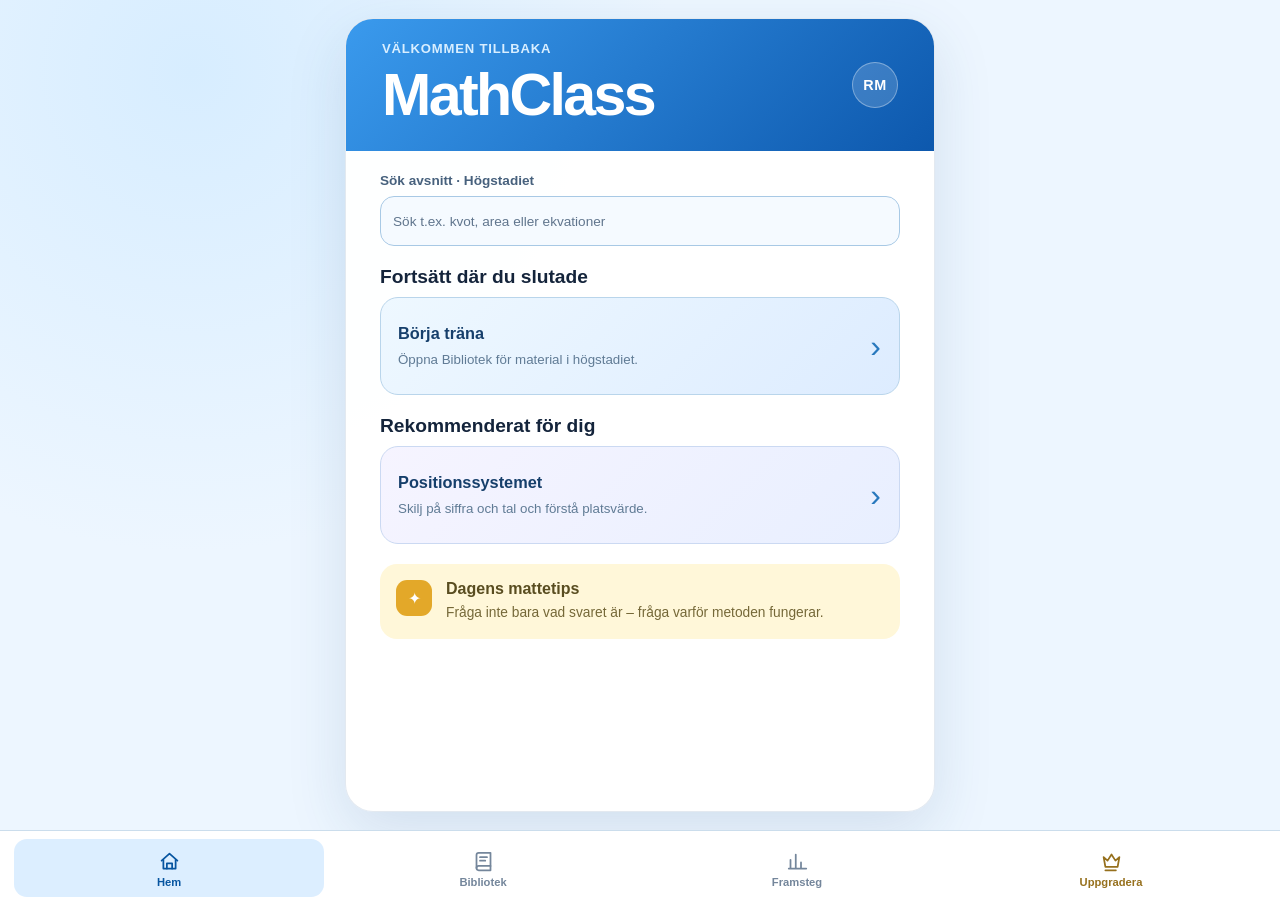
<file: index.html>
<!doctype html>
<html lang="sv">
  <head>
    <meta charset="UTF-8" />
    <meta name="viewport" content="width=device-width, initial-scale=1.0, viewport-fit=cover" />
    <meta name="theme-color" content="#176fc6" />
    <meta name="apple-mobile-web-app-capable" content="yes" />
    <meta name="apple-mobile-web-app-status-bar-style" content="default" />
    <meta name="apple-mobile-web-app-title" content="MathClass" />
    <meta name="description" content="Träna matematik på flera olika sätt." />
    <title>MathClass</title>
    <link rel="manifest" href="manifest.webmanifest" />
    <link rel="icon" href="assets/icon.svg" type="image/svg+xml" />
    <link rel="apple-touch-icon" href="assets/apple-touch-icon.png" />
    <link rel="stylesheet" href="css/style.css" />
    <script src="js/graphics.js" defer></script>
    <script src="js/app.js" defer></script>
  </head>
  <body>
    <div class="splash-screen" id="splash-screen" aria-hidden="true">
      <div class="splash-content">
        <img src="assets/icon.svg" alt="" />
        <p>MathClass</p>
        <span>Lär dig matematik steg för steg</span>
      </div>
    </div>

    <main class="app-shell">
      <section class="screen is-active" id="home-screen" aria-labelledby="home-heading">
        <div class="page-card home-card">
          <header class="home-banner">
            <div>
              <p>Välkommen tillbaka</p>
              <h1 id="home-heading" tabindex="-1">MathClass</h1>
            </div>
            <button class="profile-button" id="open-profile" type="button" aria-label="Öppna profil och inställningar">RM</button>
          </header>

          <div class="home-content">
            <form class="section-search" id="home-search-form" role="search" aria-labelledby="home-search-label">
              <label id="home-search-label" for="home-search">Sök avsnitt</label>
              <div class="search-field"><input id="home-search" type="search" placeholder="Sök t.ex. kvot, area eller ekvationer" autocomplete="off" aria-controls="home-search-results" /><button id="home-search-clear" type="button" aria-label="Rensa sökning" hidden>×</button></div>
              <p class="search-status" id="home-search-status" role="status" hidden></p>
              <div class="search-results" id="home-search-results" hidden></div>
            </form>
            <section class="home-section"><div class="section-heading"><h2>Fortsätt där du slutade</h2></div><button class="featured-card continue-card" id="continue-button" type="button"></button></section>
            <section class="home-section"><div class="section-heading"><h2>Rekommenderat för dig</h2></div><button class="featured-card recommendation-card" id="recommendation-button" type="button"></button></section>
            <aside class="wisdom-card"><span aria-hidden="true">✦</span><div><strong>Dagens mattetips</strong><p id="math-wisdom"></p></div></aside>
          </div>
        </div>
      </section>

      <section class="screen" id="subcategories-screen" aria-labelledby="subcategories-heading" hidden>
        <div class="page-card inner-card">
          <button class="back-button" id="back-from-subcategories" type="button" aria-label="Tillbaka till Bibliotek">←</button>
          <p class="eyebrow" id="subcategories-eyebrow"></p>
          <h1 id="subcategories-heading" tabindex="-1"></h1>
          <p class="page-introduction" id="subcategories-introduction"></p>
          <div class="topic-list" id="subcategory-list"></div>
        </div>
      </section>

      <section class="screen" id="topics-screen" aria-labelledby="topics-heading" hidden>
        <div class="page-card inner-card">
          <button class="back-button" id="back-from-topics" type="button" aria-label="Tillbaka till hemskärmen">←</button>
          <p class="eyebrow" id="topics-eyebrow"></p>
          <h1 id="topics-heading" tabindex="-1"></h1>
          <p class="page-introduction" id="topics-introduction"></p>
          <div class="topic-list" id="topic-list"></div>
          <div class="empty-state" id="topics-empty" hidden>
            <strong>Materialet är på väg</strong>
            <p>Vi bygger innehåll för den här nivån steg för steg.</p>
          </div>
        </div>
      </section>

      <section class="screen" id="mode-screen" aria-labelledby="mode-heading" hidden>
        <div class="page-card inner-card mode-card">
          <button class="back-button" id="back-from-modes" type="button" aria-label="Tillbaka till momenten">←</button>
          <p class="eyebrow" id="mode-eyebrow"></p>
          <h1 id="mode-heading" tabindex="-1">Välj träningsläge</h1>
          <p class="page-introduction" id="mode-introduction"></p>
          <div class="mode-grid" id="mode-grid"></div>
        </div>
      </section>

      <section class="screen practice-screen" id="quiz-screen" aria-labelledby="question-heading" hidden>
        <div class="page-card quiz-card">
          <button class="back-button" id="back-from-quiz" type="button" aria-label="Tillbaka till träningslägen">←</button>
          <p class="eyebrow" id="mode-label"></p>
          <p class="progress" id="question-progress"></p>
          <h1 id="question-heading" tabindex="-1"></h1>
          <div class="example" id="question-example"></div>
          <p class="instruction" id="answer-instruction"></p>
          <div class="answers" id="answers" role="group" aria-labelledby="answer-instruction"></div>

          <div class="feedback" id="feedback" aria-live="polite" hidden>
            <h2 id="feedback-heading"></h2>
            <p id="feedback-message"></p>
            <button class="primary-button" id="explanation-button" type="button" hidden>Visa förklaring</button>
            <button class="success-button" id="next-question-button" type="button" hidden>Nästa uppgift</button>
          </div>

          <div class="explanation" id="explanation" hidden>
            <h2>Så kan du tänka</h2>
            <p id="explanation-message"></p>
          </div>
          <p class="swipe-hint">Svep upp eller ned för nästa uppgift</p>
        </div>
      </section>

      <section class="screen practice-screen" id="walkthrough-screen" aria-labelledby="walkthrough-heading" hidden>
        <div class="page-card quiz-card walkthrough-card">
          <button class="back-button" id="back-from-walkthrough" type="button" aria-label="Tillbaka till träningslägen">←</button>
          <p class="eyebrow">Genomgång</p>
          <p class="progress" id="walkthrough-progress"></p>
          <h1 id="walkthrough-heading" tabindex="-1"></h1>
          <div class="example" id="walkthrough-example"></div>
          <p class="walkthrough-text" id="walkthrough-text"></p>
          <div class="explanation" id="extra-explanation" aria-live="polite" hidden></div>
          <div class="walkthrough-actions">
            <button class="secondary-button" id="previous-step" type="button">Föregående</button>
            <button class="primary-button" id="more-explanation" type="button">Förklara mer</button>
            <button class="success-button" id="next-step" type="button">Nästa</button>
          </div>
        </div>
      </section>

      <section class="screen practice-screen" id="animation-screen" aria-labelledby="animation-heading" hidden>
        <div class="page-card quiz-card animation-card">
          <button class="back-button" id="back-from-animation" type="button" aria-label="Tillbaka till träningslägen">←</button>
          <p class="eyebrow">Animera</p>
          <h1 id="animation-heading" tabindex="-1"></h1>
          <div id="animation-stage" aria-live="polite" aria-atomic="true">
            <p class="progress" id="animation-progress"></p>
            <div class="animation-expression" id="animation-expression" aria-hidden="true"></div>
            <p class="sr-only" id="animation-spoken"></p>
            <p class="walkthrough-text" id="animation-text"></p>
          </div>
          <div class="animation-actions">
            <button class="secondary-button" id="animation-previous" type="button">Föregående</button>
            <button class="primary-button" id="animation-replay" type="button" hidden>Börja om</button>
            <button class="success-button" id="animation-next" type="button">Nästa</button>
          </div>
          <p class="swipe-hint" id="animation-swipe-hint">Svep upp eller ned för att byta övning</p>
          <p class="sr-only">Med tangentbord: pil ned för nästa övning, pil upp för föregående.</p>
        </div>
      </section>

      <section class="screen" id="progress-screen" aria-labelledby="progress-heading" hidden>
        <div class="page-card dashboard-card">
          <header class="small-banner">
            <p>Din utveckling</p>
            <h1 id="progress-heading" tabindex="-1">Framsteg</h1>
          </header>
          <p class="dashboard-level" id="progress-level"></p>
          <div class="stats-grid">
            <article><strong id="attempt-count">0</strong><span>Svar</span></article>
            <article><strong id="correct-count">0</strong><span>Rätt</span></article>
            <article><strong id="accuracy-count">0 %</strong><span>Träffsäkerhet</span></article>
          </div>
          <section class="progress-panel">
            <h2>Senaste träningen</h2>
            <p id="latest-progress">När du börjar träna visas dina resultat här.</p>
          </section>
        </div>
      </section>

      <section class="screen" id="library-screen" aria-labelledby="library-heading" hidden>
        <div class="page-card dashboard-card">
          <header class="small-banner library-banner">
            <p>Utforska innehållet</p>
            <h1 id="library-heading" tabindex="-1">Bibliotek</h1>
          </header>
          <div class="level-picker library-level-picker"><label for="level-select">Välj nivå</label><select id="level-select"><option value="high">Högstadiet</option><option value="middle">Mellanstadiet</option></select></div>
          <form class="section-search" id="library-search-form" role="search" aria-labelledby="library-search-label">
              <label id="library-search-label" for="library-search">Sök avsnitt</label>
              <div class="search-field"><input id="library-search" type="search" placeholder="Sök t.ex. kvot, area eller ekvationer" autocomplete="off" aria-controls="library-search-results" /><button id="library-search-clear" type="button" aria-label="Rensa sökning" hidden>×</button></div>
              <p class="search-status" id="library-search-status" role="status" hidden></p>
              <div class="search-results" id="library-search-results" hidden></div>
            </form>
          <div class="section-heading library-heading"><h2>Matematikområden</h2><p id="library-level"></p></div>
          <div class="category-grid library-category-grid" id="library-categories"></div>
        </div>
      </section>

      <section class="screen" id="upgrade-screen" aria-labelledby="upgrade-heading" hidden>
        <div class="page-card dashboard-card">
          <header class="small-banner upgrade-banner">
            <p>MathClass Pro</p>
            <h1 id="upgrade-heading" tabindex="-1">Uppgradera</h1>
          </header>
          <section class="progress-panel pro-panel">
            <h2>Mer träning, fler möjligheter</h2>
            <p>Här kommer du senare att kunna läsa om Pro-versionen och genomföra ett köp.</p>
          </section>
          <ul class="pro-list">
            <li>Fler moment och träningslägen</li>
            <li>Fördjupad statistik över dina framsteg</li>
            <li>Personliga rekommendationer</li>
          </ul>
          <button class="primary-button" type="button" disabled>Kommer snart</button>
        </div>
      </section>

      <section class="screen" id="settings-screen" aria-labelledby="settings-heading" hidden>
        <div class="page-card inner-card">
          <button class="back-button" id="back-from-settings" type="button" aria-label="Tillbaka">←</button>
          <p class="eyebrow">MathClass</p>
          <h1 id="settings-heading" tabindex="-1">Profil &amp; inställningar</h1>
          <div class="profile-summary"><span>RM</span><div><strong>Rikard Månsson</strong><small>Profilnamn och initialer kan anpassas senare.</small></div></div>
          <div class="settings-row"><span>Version</span><strong>0.18.0 · Tre former</strong></div>
          <button class="list-button" id="open-updates" type="button"><span><strong>Uppdateringar</strong><small>Se vad som har lagts till</small></span><b>›</b></button>
        </div>
      </section>

      <section class="screen" id="updates-screen" aria-labelledby="updates-heading" hidden>
        <div class="page-card inner-card updates-card">
          <button class="back-button" id="back-from-updates" type="button" aria-label="Tillbaka till inställningar">←</button>
          <p class="eyebrow">MathClass</p>
          <h1 id="updates-heading" tabindex="-1">Uppdateringar</h1>
          <article class="release-note"><h2>Version 0.18.0 · Tre former</h2><p>Bråk, decimal och procent: 14 frågor, tre genomgångssteg och två animationer om samma andel i olika former. Ritade bråk visar sambanden, och exakta värden skiljs från avrundningar.</p></article>
          <article class="release-note"><h2>Version 0.17.0 · Del av det hela</h2><p>Bråk av en mängd: 14 frågor, tre genomgångssteg och två animationer. Träna skillnaden mellan andelen, delen och det hela med ritade bråkstaplar och konkreta exempel.</p></article>
          <article class="release-note"><h2>Version 0.16.0 · Bråk i steg</h2><p>Bråk med gemensam nämnare: 14 frågor, tre genomgångssteg och två animationer om förlängning, förkortning och addition. Två grafiska frågor visar samma andel med olika indelning.</p></article>
          <article class="release-note"><h2>Version 0.15.0 · Linjer och samband</h2><p>Proportionella samband och Räta linjens språk: 32 frågor, sex genomgångssteg och fyra animationer. Åtta grafiska frågor tränar origo, lutning, startvärde och parallella linjer med ritade grafer.</p></article>
          <article class="release-note"><h2>Version 0.14.0 · Rum och volym</h2><p>Två nya moment om rätblock, volym, liter och kubikenheter. 24 frågor, sex genomgångssteg och fyra animationer visar bland annat hur basyta och höjd ger volym. Nu finns material i alla 25 underkategorier på högstadiet.</p></article>
          <article class="release-note"><h2>Version 0.13.0 · Svep vidare</h2><p>Svep upp eller ned för att byta övning i Animera. Rullgardinen är borttagen och Nästa visar fortfarande nästa steg. Två nya moment om prefix och kombinatorik ger 24 frågor, sex genomgångssteg och fyra animationer.</p></article>
          <article class="release-note"><h2>Version 0.12.0 · Steg för steg</h2><p>Nya läget Animera låter dig bygga uttryck och följa förklaringar med Nästa. Sju animationer om räknesätt, ekvationer, prioritering och rabatt. Två nya moment med 24 frågor: Prioriteringsregler och Procentuell förändring.</p></article>
          <article class="release-note"><h2>Version 0.11.0 · Ord och exempel</h2><p>32 nya frågor om potenser, kvadratrötter, längdenheter, area och diagram. Räknesättens språk och räknemetoder visar nu konkreta talexempel. Grafisk finns även för area och diagram.</p></article>
          <article class="release-note"><h2>Version 0.10.0 · Se matematiken</h2><p>Nya läget Grafisk med 20 uppgifter i fem moment. Appen ritar bråk, vinklar, tallinjer, koordinater och trianglar. Två nya moment om koordinater och Pythagoras ger ytterligare 24 frågor. Några regler och genomgångar har också fått visuellt stöd.</p></article>
          <article class="release-note"><h2>Version 0.9.0 · Fler samband</h2><p>Fyra nya språkliga moment med 48 frågor och 12 genomgångssteg om negativa tal, skala och symmetri, återläggning samt variabler och uttryck.</p></article>
          <article class="release-note"><h2>Version 0.8.0 · Ord och förståelse</h2><p>Sex nya språkliga moment med 72 frågor och 18 genomgångssteg: positionssystemet, avrundning, vinklar, bråk, diagram och problemlösning. Allt finns i Bibliotek och går att hitta via sökningen.</p></article>
          <article class="release-note"><h2>Version 0.7.0 · Hitta rätt</h2><p>Nya underkategorier i alla matematikområden och sökning på Hem och i Bibliotek. Hitta avsnitt via namn och begrepp, och se vilket material som kommer senare.</p></article>
          <article class="release-note"><h2>Version 0.6.0 · Matematikens språk</h2><p>En första provdel med två språkliga moment inom Tal: Räknesättens språk och Förstå räknemetoder. 26 frågor och nio genomgångssteg med fokus på ord, regler och metodförståelse.</p></article>
          <article class="release-note"><h2>Version 0.5.0 · Blå Krona</h2><p>Ny balanserad appikon med större M samt nederkantmenyn Aktiv ruta med fyra tydliga ikoner och krona för Uppgradera.</p></article>
          <article class="release-note"><h2>Version 0.4.0 · Blå Horisont</h2><p>Personlig hemskärm, nivåtaggar, sidindelade svep och ett nytt bibliotek.</p></article>
          <article class="release-note"><h2>Version 0.3.0</h2><p>Nivåval, material för alla högstadieområden, nederkantmeny, Framsteg och Bibliotek.</p></article>
          <article class="release-note"><h2>Version 0.2.0</h2><p>Flera träningslägen och stegvisa genomgångar.</p></article>
          <article class="release-note"><h2>Version 0.1.0</h2><p>Första versionen med regelträning inom Tal.</p></article>
        </div>
      </section>
    </main>

    <nav class="bottom-nav" aria-label="Huvudmeny">
      <button class="nav-button is-active" type="button" data-nav="home"><span class="nav-icon" aria-hidden="true"><svg viewBox="0 0 24 24"><path d="m3 11 9-8 9 8"/><path d="M5 10v10h14V10"/><path d="M9 20v-6h6v6"/></svg></span><small>Hem</small></button>
      <button class="nav-button" type="button" data-nav="library"><span class="nav-icon" aria-hidden="true"><svg viewBox="0 0 24 24"><path d="M4 19.5A2.5 2.5 0 0 1 6.5 17H20"/><path d="M6.5 2H20v20H6.5A2.5 2.5 0 0 1 4 19.5v-15A2.5 2.5 0 0 1 6.5 2Z"/><path d="M8 7h8M8 11h6"/></svg></span><small>Bibliotek</small></button>
      <button class="nav-button" type="button" data-nav="progress"><span class="nav-icon" aria-hidden="true"><svg viewBox="0 0 24 24"><path d="M4 20V10M10 20V4M16 20v-7M22 20H2"/></svg></span><small>Framsteg</small></button>
      <button class="nav-button upgrade-nav-button" type="button" data-nav="upgrade"><span class="nav-icon" aria-hidden="true"><svg viewBox="0 0 24 24"><path d="m3 7 4.5 4L12 4l4.5 7L21 7l-2 11H5L3 7Z"/><path d="M5 22h12"/></svg></span><small>Uppgradera</small></button>
    </nav>
  </body>
</html>
</file>
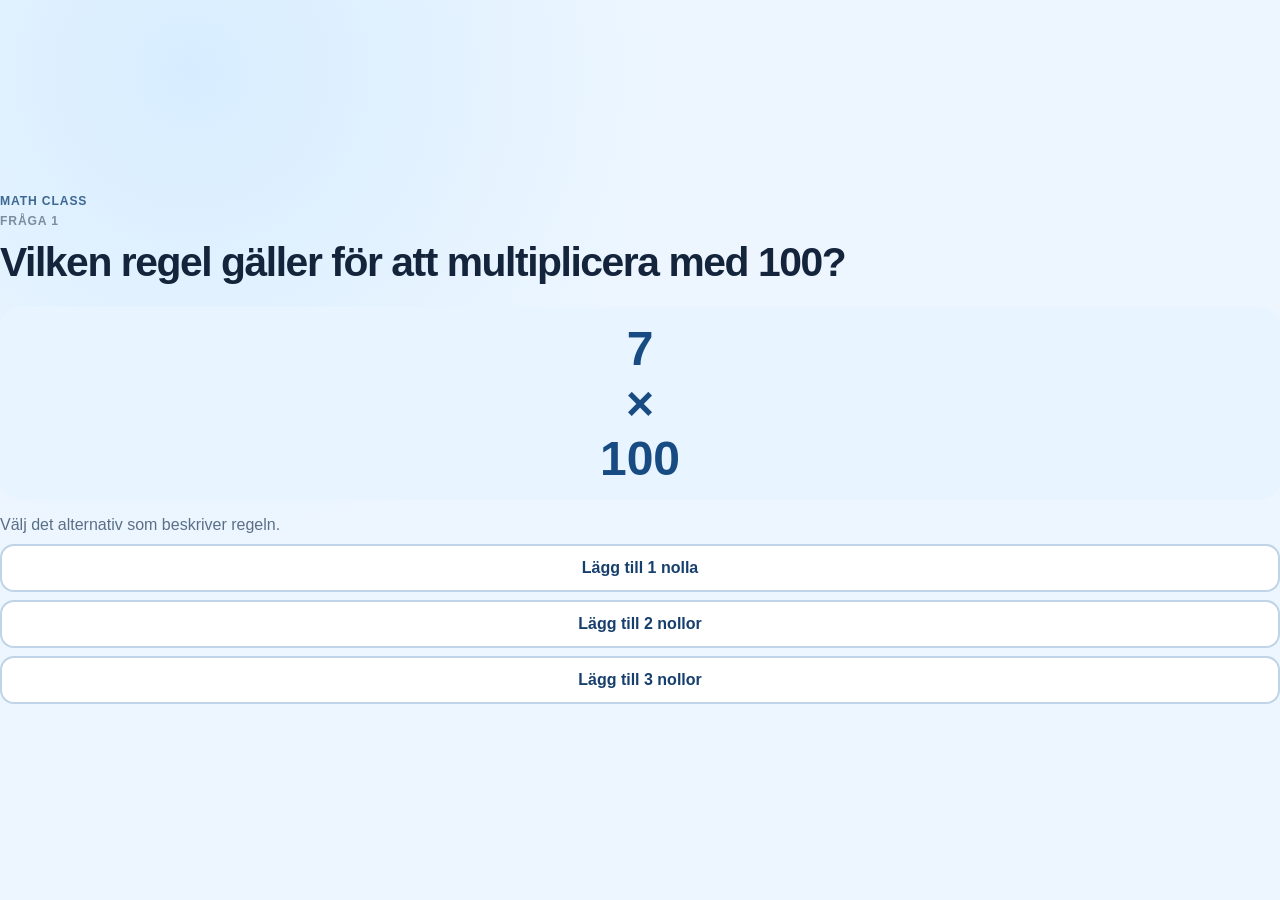
<file: index (1).html>
<!doctype html>
<html lang="sv">
  <head>
    <meta charset="UTF-8" />
    <meta name="viewport" content="width=device-width, initial-scale=1.0" />
    <meta name="theme-color" content="#eef6ff" />
    <meta
      name="description"
      content="En enkel matteapp där du tränar på regler för multiplikation."
    />
    <title>Math Class</title>
    <link rel="stylesheet" href="css/style.css" />
    <script src="js/app.js" defer></script>
  </head>
  <body>
    <main class="app-shell">
      <section class="quiz-card" aria-labelledby="question-heading">
        <p class="eyebrow">Math Class</p>
        <p class="progress">Fråga 1</p>

        <h1 id="question-heading">Vilken regel gäller för att multiplicera med 100?</h1>

        <div class="example" aria-label="Sju gånger hundra">
          <span>7</span>
          <span aria-hidden="true">×</span>
          <span>100</span>
        </div>

        <p class="instruction" id="answer-instruction">Välj det alternativ som beskriver regeln.</p>

        <div class="answers" role="group" aria-labelledby="answer-instruction">
          <button class="answer-button" type="button" data-zeroes="1">
            Lägg till 1 nolla
          </button>
          <button class="answer-button" type="button" data-zeroes="2">
            Lägg till 2 nollor
          </button>
          <button class="answer-button" type="button" data-zeroes="3">
            Lägg till 3 nollor
          </button>
        </div>

        <div class="feedback" id="feedback" aria-live="polite" hidden>
          <h2 id="feedback-heading"></h2>
          <p id="feedback-message"></p>
          <button class="explanation-button" id="explanation-button" type="button" hidden>
            Visa förklaring
          </button>
        </div>

        <div class="explanation" id="explanation" hidden>
          <h2>Så fungerar regeln</h2>
          <p>
            När du multiplicerar ett heltal med 100 lägger du till två nollor efter talet.
            Därför blir <strong>7 × 100 = 700</strong>.
          </p>
          <p class="rule">Regeln är: lägg till 2 nollor.</p>
        </div>
      </section>
    </main>
  </body>
</html>
</file>
<file: css/style.css>
:root {
  color-scheme: light;
  font-family: Inter, ui-rounded, "SF Pro Rounded", "Segoe UI", sans-serif;
  color: #14243b;
  background: #eaf4ff;
  font-synthesis: none;
}

* { box-sizing: border-box; }

body {
  min-width: 320px;
  height: 100vh;
  height: 100dvh;
  margin: 0;
  overflow: hidden;
  background: radial-gradient(circle at 15% 8%, #d7edff, transparent 30rem), #edf6ff;
}

button, select { font: inherit; }
button { -webkit-tap-highlight-color: transparent; }

.splash-screen {
  position: fixed;
  inset: 0;
  z-index: 1000;
  display: grid;
  padding: max(24px, env(safe-area-inset-top)) 24px max(24px, env(safe-area-inset-bottom));
  place-items: center;
  color: #fff;
  background: linear-gradient(145deg, #3b9cec, #176fc6 52%, #0a3f86);
}

.splash-content {
  display: grid;
  place-items: center;
  text-align: center;
  animation: splash-arrive 500ms ease-out both;
}

.splash-content img {
  width: clamp(112px, 30vw, 164px);
  height: auto;
  border-radius: 28%;
  box-shadow: 0 22px 55px rgba(5, 38, 82, .3);
}

.splash-content p {
  margin: 22px 0 5px;
  font-size: clamp(2.1rem, 9vw, 3.4rem);
  font-weight: 850;
  letter-spacing: -.045em;
}

.splash-content span {
  color: #d9efff;
  font-size: .9rem;
  font-weight: 650;
}

.splash-screen.is-leaving {
  pointer-events: none;
  animation: splash-leave 360ms ease-in forwards;
}

.splash-screen.is-hidden { display: none; }

@keyframes splash-arrive {
  from { opacity: 0; transform: scale(.9); }
  to { opacity: 1; transform: scale(1); }
}

@keyframes splash-leave {
  to { opacity: 0; visibility: hidden; }
}

.app-shell {
  height: calc(100dvh - 70px - env(safe-area-inset-bottom));
  overflow: hidden;
}

.screen {
  width: 100%;
  height: 100%;
  padding: 18px 16px;
  overflow-y: auto;
  overscroll-behavior: contain;
}

.screen[hidden] { display: none; }
.practice-screen { overflow: hidden; touch-action: none; }

.page-card {
  position: relative;
  width: min(100%, 590px);
  min-height: 100%;
  margin: 0 auto;
  padding: clamp(22px, 4vw, 38px);
  border: 1px solid rgba(38, 88, 142, .13);
  border-radius: 28px;
  background: rgba(255, 255, 255, .96);
  box-shadow: 0 20px 60px rgba(32, 78, 127, .13);
}

.home-card { padding: 0 0 26px; overflow: hidden; }

.home-banner, .small-banner {
  position: relative;
  display: flex;
  align-items: center;
  justify-content: space-between;
  min-height: 132px;
  padding: 22px clamp(22px, 5vw, 36px);
  color: #fff;
  background: linear-gradient(135deg, #3a9aed, #0d58ad);
}

.home-banner p, .small-banner p { margin: 0 0 4px; color: #d8eeff; font-size: .82rem; font-weight: 750; letter-spacing: .06em; text-transform: uppercase; }
.home-banner h1, .small-banner h1 { margin: 0; color: #fff; font-size: clamp(2.35rem, 8vw, 3.7rem); letter-spacing: -.045em; }
.dashboard-card { padding: 38px; }
.small-banner { min-height: 116px; margin: -38px -38px 24px; border-radius: 27px 27px 0 0; }
.small-banner h1 { font-size: 2.35rem; }
.library-banner { background: linear-gradient(135deg, #247fd7, #173d83); }
.upgrade-banner { background: linear-gradient(135deg, #247fd7, #3c4293); }

.profile-button {
  display: grid;
  width: 46px;
  height: 46px;
  padding: 0;
  place-items: center;
  border: 1px solid rgba(255,255,255,.35);
  border-radius: 50%;
  color: #fff;
  background: rgba(255,255,255,.16);
  cursor: pointer;
  font-size: .9rem;
  font-weight: 850;
  letter-spacing: .04em;
}

.home-content { padding: 4px clamp(20px, 5vw, 34px) 24px; }
.home-section { margin-top: 20px; }
.section-search { margin: 18px 0; }
.section-search label { display: block; margin-bottom: 8px; color: #47617d; font-size: .85rem; font-weight: 800; }
.search-field { display: flex; align-items: center; border: 1px solid #a8c9e5; border-radius: 14px; background: #f5faff; }
.search-field:focus-within { outline: 3px solid rgba(23,111,198,.22); outline-offset: 2px; }
.search-field input { width: 100%; min-width: 0; min-height: 48px; padding: 12px; border: 0; border-radius: 14px; outline: none; color: #173f6d; background: transparent; font: inherit; font-size: 16px; }
.search-field input::placeholder { color: #60758d; font-size: .85rem; }
.search-field input::-webkit-search-cancel-button { -webkit-appearance: none; }
.search-field button { flex: 0 0 44px; min-height: 44px; border: 0; border-radius: 12px; color: #164f88; background: transparent; cursor: pointer; font-size: 1.5rem; }
.search-status { margin: 10px 0; color: #60758d; font-size: .85rem; line-height: 1.4; }
.search-results { display: grid; gap: 8px; }
.search-results[hidden] { display: none; }
.list-button > span { min-width: 0; overflow-wrap: anywhere; }
.list-button .section-status { margin-top: 8px; color: #176fc6; font-size: .75rem; font-weight: 750; }
.home-content .section-heading { margin: 0 0 9px; }
.featured-card {
  position: relative;
  display: block;
  width: 100%;
  min-height: 98px;
  padding: 17px 54px 17px 17px;
  overflow: hidden;
  border: 1px solid #b9d5eb;
  border-radius: 18px;
  color: #163f6b;
  background: linear-gradient(135deg, #eef8ff, #ddecff);
  cursor: pointer;
  text-align: left;
}
.featured-card::after { position: absolute; top: 50%; right: 18px; content: "›"; color: #2878bd; font-size: 2rem; transform: translateY(-50%); }
.featured-card strong, .featured-card small { display: block; }
.featured-card strong { font-size: 1.02rem; line-height: 1.3; }
.featured-card small { margin-top: 6px; color: #607b95; line-height: 1.35; }
.recommendation-card { border-color: #cbd9f2; background: linear-gradient(135deg, #f6f4ff, #e8efff); }
.wisdom-card { display: grid; grid-template-columns: 38px 1fr; gap: 12px; margin-top: 20px; padding: 16px; border-radius: 17px; color: #594d20; background: #fff7d9; }
.wisdom-card > span { display: grid; width: 36px; height: 36px; place-items: center; border-radius: 11px; color: #fff; background: #e3a829; }
.wisdom-card strong, .wisdom-card p { display: block; }
.wisdom-card p { margin: 5px 0 0; color: #756838; font-size: .86rem; line-height: 1.45; }

.level-picker {
  display: grid;
  grid-template-columns: auto 1fr;
  align-items: center;
  gap: 16px;
  margin: 20px clamp(20px, 5vw, 34px) 14px;
  padding: 13px 15px;
  border: 1px solid #c9dcec;
  border-radius: 15px;
  background: #f5faff;
}

.level-picker label { color: #47617d; font-size: .85rem; font-weight: 800; }
.level-picker select { width: 100%; padding: 9px 34px 9px 12px; border: 1px solid #a8c9e5; border-radius: 10px; color: #123f70; background: #fff; font-weight: 750; }

.section-heading { margin: 18px clamp(20px, 5vw, 34px) 12px; }
.section-heading h2 { margin: 0; font-size: 1.2rem; }
.section-heading p { margin: 4px 0 0; color: #708299; font-size: .8rem; }

.category-grid {
  display: grid;
  grid-template-columns: repeat(2, minmax(0, 1fr));
  gap: 10px;
  margin: 0 clamp(20px, 5vw, 34px);
}

.category-button {
  display: grid;
  min-height: 92px;
  padding: 12px;
  border: 1px solid #cbddeb;
  border-radius: 16px;
  color: #173f6d;
  background: #f4f9ff;
  cursor: pointer;
  text-align: left;
  transition: transform 120ms ease, border-color 120ms ease, background 120ms ease;
}

.category-button:hover { border-color: #408dd2; background: #e9f5ff; transform: translateY(-1px); }
.category-button span { display: grid; width: 30px; height: 30px; place-items: center; border-radius: 9px; color: #fff; background: #2278c8; font-size: .78rem; font-weight: 850; }
.category-button strong { align-self: end; margin-top: 8px; }
.category-button small { margin-top: 2px; color: #75879c; font-size: .72rem; }

.inner-card { padding-top: 76px; }
.back-button {
  position: absolute;
  top: 18px;
  left: 18px;
  z-index: 3;
  display: grid;
  width: 44px;
  height: 44px;
  padding: 0;
  place-items: center;
  border: 0;
  border-radius: 50%;
  color: #164f88;
  background: #e5f2ff;
  cursor: pointer;
  font-size: 1.45rem;
  font-weight: 850;
}

.eyebrow, .progress { margin: 0; color: #3d6893; font-size: .76rem; font-weight: 850; letter-spacing: .07em; text-transform: uppercase; }
.progress { margin-top: 6px; color: #7c8da1; }
.inner-card > h1, .quiz-card > h1 { margin: 12px 0 10px; font-size: clamp(1.7rem, 6vw, 2.55rem); line-height: 1.08; letter-spacing: -.035em; }
h1:focus { outline: none; }
.page-introduction { margin: 0 0 20px; color: #5a6f87; line-height: 1.5; }

.topic-list, .library-list { display: grid; gap: 11px; }
.list-button, .library-item {
  display: flex;
  align-items: center;
  justify-content: space-between;
  gap: 16px;
  width: 100%;
  padding: 16px;
  border: 1px solid #cbddeb;
  border-radius: 16px;
  color: #173f6d;
  background: #f7fbff;
  text-align: left;
}
.list-button { cursor: pointer; }
.list-button strong, .list-button small { display: block; }
.list-button small { margin-top: 4px; color: #73859a; }
.list-button b { color: #4f759d; font-size: 1.7rem; }
.empty-state { padding: 30px 20px; border-radius: 18px; color: #56708b; background: #f1f6fb; text-align: center; }
.empty-state p { margin: 6px 0 0; }

.mode-grid { display: grid; gap: 9px; }
.mode-button {
  display: grid;
  grid-template-columns: 42px 1fr auto;
  align-items: center;
  gap: 12px;
  width: 100%;
  min-height: 65px;
  padding: 10px 13px;
  border: 1px solid #bdd5e9;
  border-radius: 15px;
  color: #173f6d;
  background: #f5faff;
  cursor: pointer;
  text-align: left;
}
.mode-button .mode-icon { display: grid; width: 40px; height: 40px; place-items: center; border-radius: 11px; color: #fff; background: #237dcc; font-weight: 850; }
.mode-button strong, .mode-button small { display: block; }
.mode-button small { margin-top: 2px; color: #73869b; font-size: .75rem; }
.mode-button b { color: #5a7d9e; font-size: 1.4rem; }

.quiz-card { display: flex; flex-direction: column; justify-content: center; height: 100%; min-height: 0; padding-top: 68px; overflow: hidden; }
.quiz-card .back-button { top: 14px; left: 14px; }
.example { display: grid; min-height: clamp(78px, 14vh, 116px); margin: 12px 0 16px; padding: 14px; place-items: center; border-radius: 20px; color: #174b82; background: #e8f4ff; font-size: clamp(1.75rem, 7vh, 3rem); font-weight: 850; text-align: center; }
.instruction { margin: 0 0 10px; color: #5a6f87; }
.answers { display: grid; gap: 8px; }
.answer-button, .primary-button, .success-button, .secondary-button {
  width: 100%;
  min-height: 48px;
  padding: 9px 12px;
  border: 2px solid #bfd4e7;
  border-radius: 14px;
  color: #173f6d;
  background: #fff;
  cursor: pointer;
  font-weight: 750;
}
.answer-button:hover { border-color: #2c7fc7; background: #eff7ff; }
.primary-button { margin-top: 12px; border-color: #176fc6; color: #fff; background: #176fc6; }
.success-button { margin-top: 12px; border-color: #168256; color: #fff; background: #168256; }
.secondary-button { background: #fff; }
.feedback, .explanation { margin-top: 12px; padding: 14px; border-radius: 15px; background: #f1f6fb; }
.feedback h2, .explanation h2 { margin: 0 0 5px; font-size: 1.05rem; }
.feedback p, .explanation p { margin: 0; line-height: 1.45; }
.explanation { border: 1px solid #f0d18d; color: #674b0d; background: #fff8e6; }
.swipe-hint { margin: 12px 0 0; color: #7e8fa3; font-size: .72rem; font-weight: 700; text-align: center; }

.walkthrough-text { margin: 0; color: #4e647d; line-height: 1.5; }
.walkthrough-actions { display: grid; grid-template-columns: 1fr 1.25fr 1fr; gap: 7px; margin-top: 14px; }
.walkthrough-actions button { min-height: 45px; margin: 0; padding: 7px; font-size: .78rem; }
.walkthrough-actions button:disabled { cursor: default; opacity: .4; }

.dashboard-level { margin: 0 0 18px; color: #60758d; font-weight: 750; }
.stats-grid { display: grid; grid-template-columns: repeat(3, 1fr); gap: 9px; }
.stats-grid article { padding: 17px 7px; border: 1px solid #d1e0ed; border-radius: 15px; background: #f5faff; text-align: center; }
.stats-grid strong, .stats-grid span { display: block; }
.stats-grid strong { color: #176fc6; font-size: 1.65rem; }
.stats-grid span { margin-top: 4px; color: #6e8197; font-size: .7rem; }
.progress-panel { margin-top: 18px; padding: 18px; border-radius: 17px; background: #eef6ff; }
.progress-panel h2 { margin: 0 0 7px; font-size: 1.05rem; }
.progress-panel p { margin: 0; color: #61758c; line-height: 1.5; }
.library-item { display: block; }
.library-item strong, .library-item span { display: block; }
.library-item span { margin-top: 5px; color: #6f8298; font-size: .82rem; line-height: 1.4; }
.library-level-picker { margin: 0 0 14px; }
.library-heading { margin: 12px 0; }
.library-category-grid { margin: 0; }
.profile-summary { display: grid; grid-template-columns: 54px 1fr; align-items: center; gap: 13px; margin: 14px 0 17px; padding: 16px; border-radius: 17px; background: #eef6ff; }
.profile-summary > span { display: grid; width: 54px; height: 54px; place-items: center; border-radius: 50%; color: #fff; background: #176fc6; font-weight: 850; }
.profile-summary strong, .profile-summary small { display: block; }
.profile-summary small { margin-top: 4px; color: #71849a; line-height: 1.35; }
.settings-row { display: flex; justify-content: space-between; margin: 14px 0 18px; padding: 17px; border-radius: 15px; color: #60758d; background: #f1f6fb; }
.settings-row strong { color: #174b82; }
.release-note { margin-bottom: 11px; padding: 16px; border: 1px solid #d1e0ed; border-radius: 16px; background: #f7fbff; }
.release-note h2 { margin: 0 0 6px; font-size: 1rem; }
.release-note p { margin: 0; color: #64778e; line-height: 1.45; }
.pro-panel { margin-top: 0; }
.pro-list { display: grid; gap: 10px; margin: 20px 0; padding-left: 22px; color: #526a83; }
.pro-list li::marker { color: #176fc6; }

.bottom-nav {
  position: fixed;
  right: 0;
  bottom: 0;
  left: 0;
  z-index: 20;
  display: grid;
  grid-template-columns: repeat(4, 1fr);
  height: calc(70px + env(safe-area-inset-bottom));
  padding: 5px max(12px, env(safe-area-inset-right)) env(safe-area-inset-bottom) max(12px, env(safe-area-inset-left));
  border-top: 1px solid #cbddec;
  background: rgba(255,255,255,.96);
  backdrop-filter: blur(16px);
}
.nav-button { display: grid; margin: 3px 2px; place-items: center; align-content: center; gap: 1px; border: 0; border-radius: 13px; color: #74869b; background: transparent; cursor: pointer; transition: color 160ms ease, background 160ms ease; }
.nav-icon { display: grid; width: 30px; height: 27px; place-items: center; border-radius: 10px; line-height: 1; }
.nav-icon svg { width: 21px; height: 21px; fill: none; stroke: currentColor; stroke-width: 2; stroke-linecap: round; stroke-linejoin: round; }
.nav-button small { font-size: .7rem; font-weight: 750; }
.nav-button.is-active { color: #0755a0; background: #dceeff; }
.upgrade-nav-button { color: #96701d; }

.quiz-card { will-change: transform, opacity; }
.quiz-card.is-dragging { transition: none; }
.quiz-card.is-snapping { transition: transform 230ms cubic-bezier(.2,.8,.2,1), opacity 230ms ease; }

.language-practice .example { flex-shrink: 0; min-height: 70px; font-size: clamp(1.1rem, 4.8vw, 1.5rem); line-height: 1.25; overflow-wrap: anywhere; }
.language-practice .answer-button { font-size: .92rem; line-height: 1.3; }
.language-practice .quiz-card > h1 { font-size: clamp(1.4rem, 5vw, 1.9rem); }
.answers[hidden] { display: none; }
.language-practice .quiz-card:has(.feedback:not([hidden])) .instruction { display: none; }
.language-practice .quiz-card:has(.explanation:not([hidden])) #feedback-message { display: none; }

@media (max-height: 680px) {
  .language-practice .quiz-card { padding: 64px 18px 12px; }
  .language-practice .example { min-height: 48px; padding: 10px; margin: 6px 0 8px; font-size: 1.05rem; }
  .language-practice .walkthrough-text, .language-practice .explanation, .language-practice .feedback { font-size: .85rem; line-height: 1.3; }
  .language-practice .feedback, .language-practice .explanation { margin-top: 8px; padding: 10px; }
}

button:focus-visible, select:focus-visible { outline: 4px solid rgba(23,111,198,.22); outline-offset: 2px; }

@media (max-width: 440px) {
  .screen { padding: 0; }
  .page-card { min-height: 100%; border: 0; border-radius: 0; box-shadow: none; }
  .small-banner { border-radius: 0; }
  .dashboard-card { padding: 22px; }
  .small-banner { margin: -22px -22px 24px; }
}

@media (max-height: 680px) {
  .home-banner { min-height: 102px; padding-top: 13px; padding-bottom: 13px; }
  .home-banner h1 { font-size: 2.2rem; }
  .level-picker { margin-top: 11px; margin-bottom: 8px; padding: 8px 11px; }
  .home-section { margin-top: 10px; }
  .featured-card { min-height: 76px; padding-top: 11px; padding-bottom: 11px; }
  .wisdom-card { margin-top: 10px; padding: 11px; }
  .section-heading { margin-top: 10px; margin-bottom: 7px; }
  .category-grid { gap: 6px; }
  .category-button { min-height: 70px; padding: 8px; }
  .category-button span { width: 24px; height: 24px; }
  .category-button strong { margin-top: 3px; }
  .mode-grid { gap: 5px; }
  .mode-button { min-height: 50px; padding: 6px 9px; }
  .mode-button .mode-icon { width: 34px; height: 34px; }
  .quiz-card > h1 { margin-top: 5px; font-size: 1.45rem; }
  .example { min-height: 66px; margin: 7px 0 9px; }
  .answer-button { min-height: 41px; }
  .swipe-hint { margin-top: 7px; }
}

@media (prefers-reduced-motion: reduce) {
  * { scroll-behavior: auto !important; transition: none !important; }
  .splash-content { animation: none; }
  .splash-screen.is-leaving { animation-duration: 1ms; }
}

/* Drawings replace the example block rather than adding another screen row. */
.example.has-visual { min-height: 0; padding: 8px 10px; gap: 2px; }
.example.has-visual svg { display: block; width: 100%; height: 155px; max-width: 340px; overflow: hidden; }
.visual-caption { font-size: .82rem; font-weight: 750; line-height: 1.25; }
.visual-practice .quiz-card > h1 { font-size: clamp(1.35rem, 5vw, 1.8rem); }
#quiz-screen.visual-practice #feedback-message { display: none; }
#quiz-screen.visual-practice .quiz-card:has(> .explanation:not([hidden])) .feedback { display: contents; }
#quiz-screen.visual-practice .quiz-card:has(> .explanation:not([hidden])) #feedback-heading { display: none; }
#quiz-screen.visual-practice .explanation { order: 1; }
#quiz-screen.visual-practice #next-question-button { order: 2; }
#quiz-screen.visual-practice .swipe-hint { order: 3; }
@media (max-height: 680px) {
  .example.has-visual { padding: 4px 6px; margin: 5px 0 7px; }
  .example.has-visual svg { height: 120px; }
  .visual-caption { font-size: .75rem; }
  .visual-practice .quiz-card > h1 { font-size: 1.3rem; }
  .visual-practice .feedback, .visual-practice .explanation { padding: 8px; margin-top: 6px; }
}

/* Equations and vocabulary remain selectable, accessible text. */
.example-vocabulary { display: block; font-size: .78rem; font-weight: 650; line-height: 1.35; }
.example-expression { max-width: 100%; }

@media (max-height: 680px) {
  #quiz-screen .quiz-card:has(> .explanation:not([hidden])) #feedback-message,
  #quiz-screen .quiz-card:has(> .feedback:not([hidden])) .instruction { display: none; }
}


/* Learner-controlled steps: unchanged symbols stay in place. */
.sr-only { position: absolute; width: 1px; height: 1px; padding: 0; margin: -1px; overflow: hidden; clip-path: inset(50%); white-space: nowrap; border: 0; }
.animation-card > h1 { font-size: clamp(1.4rem, 5vw, 1.9rem); }
.animation-expression { display: flex; align-items: center; flex-wrap: wrap; gap: .25em; min-height: 126px; margin: 14px 0; padding: 18px; border-radius: 20px; color: #174b82; background: #e8f4ff; font-size: clamp(1.8rem, 8vw, 2.6rem); font-weight: 850; line-height: 1.5; }
.animation-expression.is-compact { font-size: clamp(1.1rem, 5.6vw, 1.8rem); }
.animation-part { display: inline-block; white-space: nowrap; animation: symbol-arrive 300ms ease-out both; }
#animation-text { min-height: 4.5em; }
.animation-actions { display: flex; gap: 7px; margin-top: 16px; }
.animation-actions button { flex: 1; min-width: 0; min-height: 46px; margin: 0; padding: 8px 5px; font-size: .82rem; }
.animation-actions button[hidden] { display: none; }
.animation-actions button:disabled { opacity: .4; cursor: default; }
@keyframes symbol-arrive {
  from { opacity: 0; transform: translateY(9px); }
  to { opacity: 1; transform: translateY(0); }
}
@media (max-height: 680px) {
  .animation-card { padding: 64px 18px 12px; }
  .animation-card > h1 { margin: 10px 0 6px; font-size: 1.3rem; }
  .animation-expression { min-height: 90px; padding: 14px; margin: 10px 0; }
  #animation-text { font-size: .9rem; line-height: 1.4; min-height: 4.2em; }
  .animation-actions { margin-top: 12px; }
}
@media (prefers-reduced-motion: reduce) {
  .animation-part { animation: none; }
}
</file>
